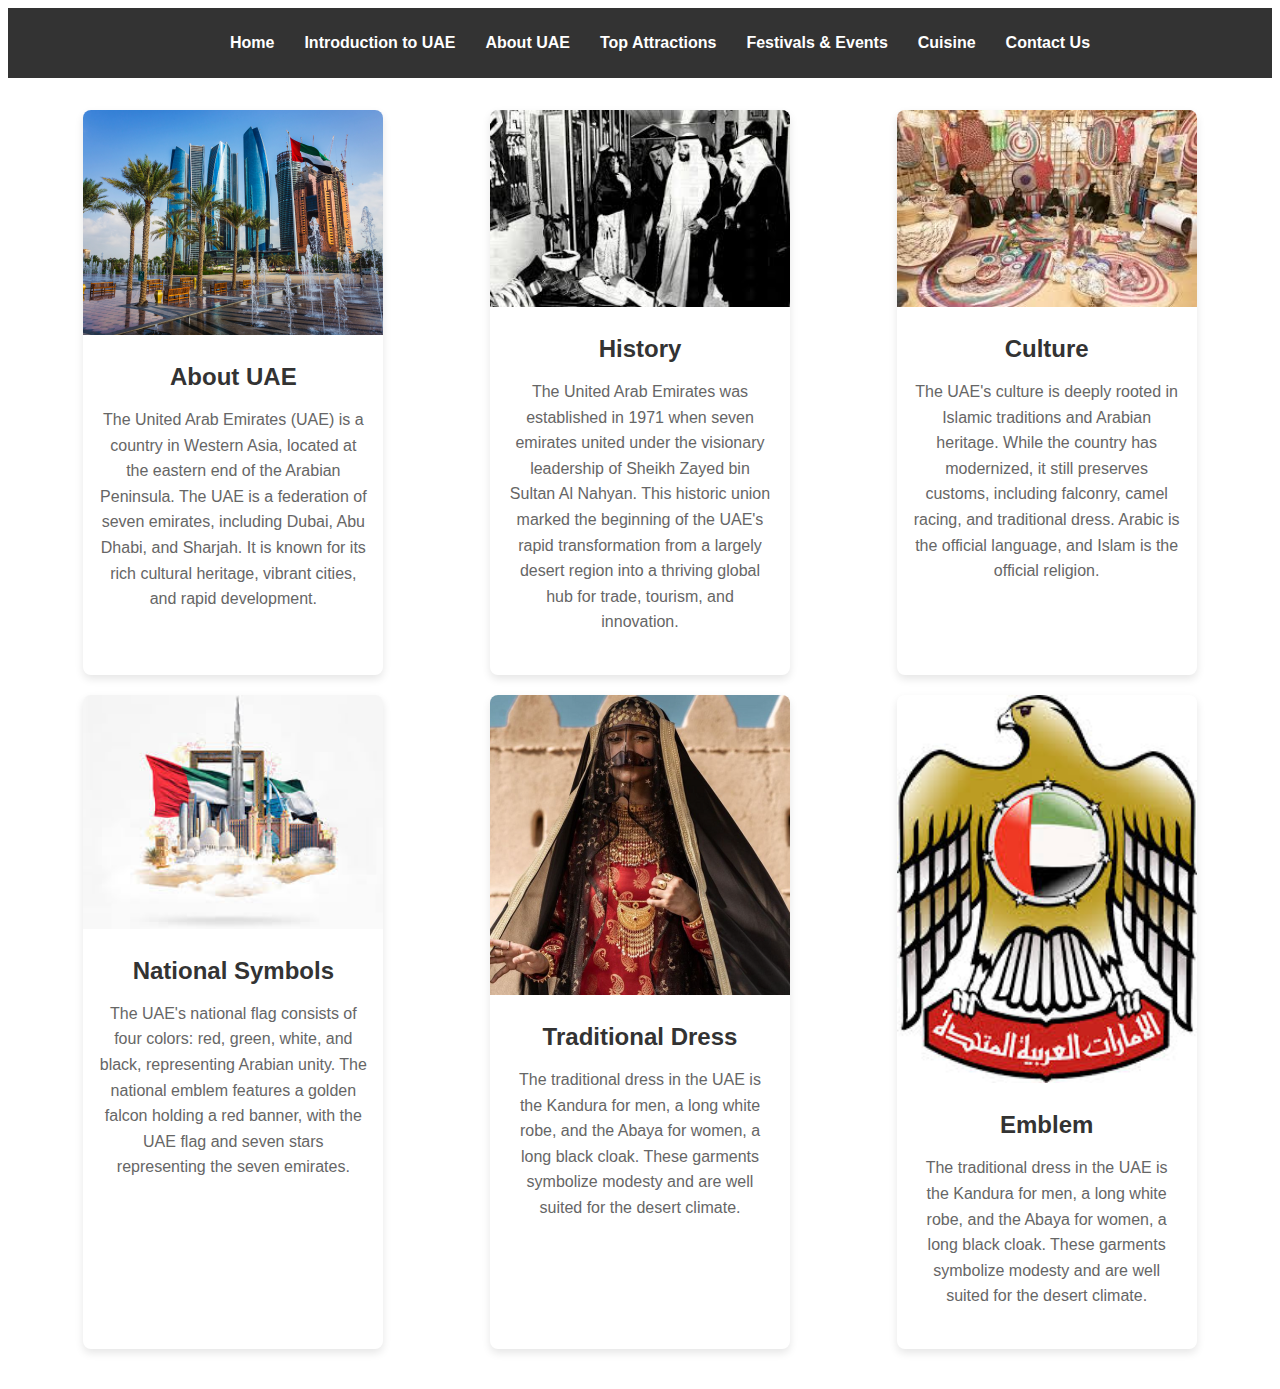
<file: about.html>
<!DOCTYPE html>
<html lang="en">
<head>
    <meta charset="UTF-8">
    <meta name="viewport" content="width=device-width, initial-scale=1.0">
    <title>About UAE</title>
    <link rel="stylesheet" href="about-styles.css">
</head>
<body>
    <nav>
        <ul>
            <li><a href="index.html#home">Home</a></li>
            <li>
                <a href="#introduction">Introduction to UAE</a>
                <div class="dropdown-content">
                    <a href="index.html#about-uae">Introduction to UAE</a>
                    <a href="index.html#landmarks">Our Landmarks</a>
                </div>
            </li>
            <li><a href="about.html" class="active">About UAE</a></li>
            <li><a href="attractions.html">Top Attractions</a></li>
            <li><a href="festivals.html">Festivals & Events</a></li>
            <li><a href="cuisine.html">Cuisine</a></li>
            <li><a href="contact.html">Contact Us</a></li>
        </ul>
    </nav>    
    <section id="about-section">
        <div class="card-container">
            <div class="card" id="about-uae">
                <img src="images/about_uae.jpeg" alt="About UAE Image">
                <h2>About UAE</h2>
                <p>The United Arab Emirates (UAE) is a country in Western Asia, located at the eastern end of the Arabian Peninsula. The UAE is a federation of seven emirates, including Dubai, Abu Dhabi, and Sharjah. It is known for its rich cultural heritage, vibrant cities, and rapid development.</p>
            </div>
            <div class="card" id="history">
                <img src="images/history.jpeg" alt="History of UAE">
                <h2>History</h2>
                <p> 
                    The United Arab Emirates was established in 1971 when seven emirates united under the visionary leadership of Sheikh Zayed bin Sultan Al Nahyan. This historic union marked the beginning of the UAE's rapid transformation from a largely desert region into a thriving global hub for trade, tourism, and innovation.</p>
            </div>
            <div class="card" id="culture">
                <img src="images/culture.jpeg" alt="Culture of UAE">
                <h2>Culture</h2>
                <p>The UAE's culture is deeply rooted in Islamic traditions and Arabian heritage. While the country has modernized, it still preserves customs, including falconry, camel racing, and traditional dress. Arabic is the official language, and Islam is the official religion.</p>
            </div>
            <div class="card" id="national-symbols">
                <img src="images/national.jpeg" alt="National Symbols of UAE">
                <h2>National Symbols</h2>
                <p>The UAE's national flag consists of four colors: red, green, white, and black, representing Arabian unity. The national emblem features a golden falcon holding a red banner, with the UAE flag and seven stars representing the seven emirates.</p>
            </div>
            <div class="card" id="traditional-dress">
                <img src="images/dress.png" alt="Traditional Dress of UAE">
                <h2>Traditional Dress</h2>
                <p>The traditional dress in the UAE is the Kandura for men, a long white robe, and the Abaya for women, a long black cloak. These garments symbolize modesty and are well suited for the desert climate.</p>
            </div>
            <div class="card" id="Emblem">
                <img src="images/emblem.jpeg" alt="Emblem">
                <h2>Emblem</h2>
                <p>The traditional dress in the UAE is the Kandura for men, a long white robe, and the Abaya for women, a long black cloak. These garments symbolize modesty and are well suited for the desert climate.</p>
            </div>
        </div>
    </section>
</body>
</html>
</file>
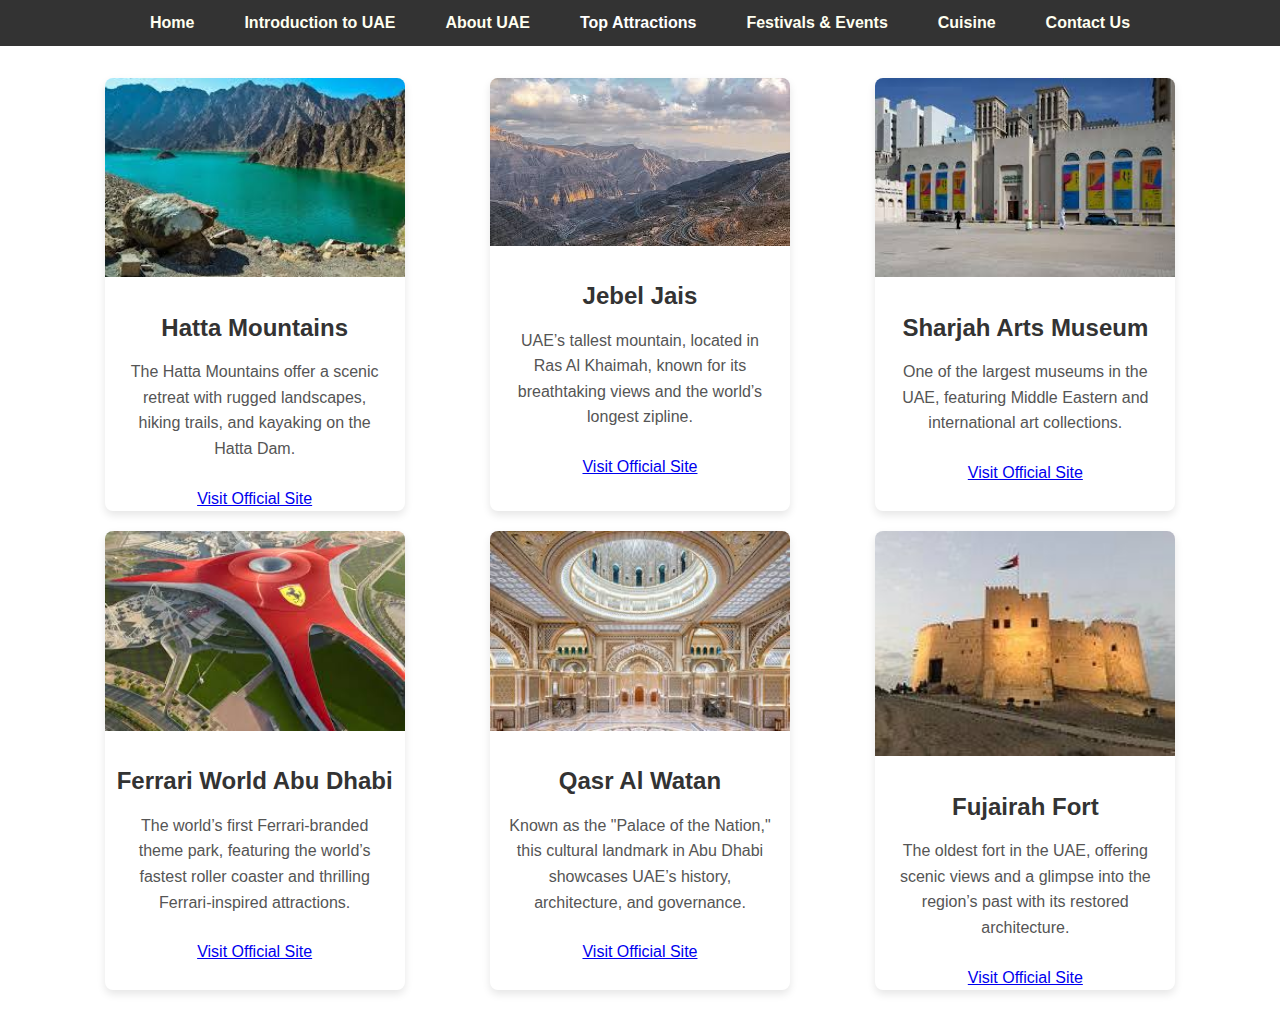
<file: attractions.html>
<!DOCTYPE html>
<html lang="en">
<head>
    <meta charset="UTF-8">
    <meta name="viewport" content="width=device-width, initial-scale=1.0">
    <title>Top Attractions in the UAE</title>
    <link rel="stylesheet" href="attractions-styles.css">
</head>
<body>
    <header>
    </header>

    <nav>
        <ul>
            <li><a href="index.html#home">Home</a></li>
            <li>
                <a href="#introduction">Introduction to UAE</a>
                <div class="dropdown-content">
                    <a href="index.html#about-uae">Introduction to UAE</a>
                    <a href="index.html#landmarks">Our Landmarks</a>
                </div>
            </li>
            <li><a href="about.html">About UAE</a></li>
            <li><a href="attractions.html" class="active">Top Attractions</a></li>
            <li><a href="festivals.html">Festivals & Events</a></li>
            <li><a href="cuisine.html">Cuisine</a></li>
            <li><a href="contact.html">Contact Us</a></li>
        </ul>
    </nav>
    
    
    <section id="attractions-section">
        <div class="card-container">
            <!-- Hatta Mountains -->
            <div class="card">
                <img src="images/download (1).jpeg" alt="Hatta Mountains">
                <h2>Hatta Mountains</h2>
                <p>The Hatta Mountains offer a scenic retreat with rugged landscapes, hiking trails, and kayaking on the Hatta Dam.</p>
                <a href="https://www.visitdubai.com/en/places-to-visit/hatta" target="_blank">Visit Official Site</a>
            </div>
            
            <!-- Jebel Jais -->
            <div class="card">
                <img src="images/download (2).jpeg" alt="Jebel Jais">
                <h2>Jebel Jais</h2>
                <p>UAE’s tallest mountain, located in Ras Al Khaimah, known for its breathtaking views and the world’s longest zipline.</p>
                <a href="https://visitjebeljais.com/" target="_blank">Visit Official Site</a>
            </div>
            
            <!-- Sharjah Arts Museum -->
            <div class="card">
                <img src="images/download (3).jpeg" alt="Sharjah Arts Museum">
                <h2>Sharjah Arts Museum</h2>
                <p>One of the largest museums in the UAE, featuring Middle Eastern and international art collections.</p>
                <a href="https://www.sharjahmuseums.ae/en-US/Museums/Sharjah-Art-Museum" target="_blank">Visit Official Site</a>
            </div>
    
            <!-- Ferrari World Abu Dhabi -->
            <div class="card">
                <img src="images/download (4).jpeg" alt="Ferrari World Abu Dhabi">
                <h2>Ferrari World Abu Dhabi</h2>
                <p>The world’s first Ferrari-branded theme park, featuring the world’s fastest roller coaster and thrilling Ferrari-inspired attractions.</p>
                <a href="https://www.ferrariworldabudhabi.com/" target="_blank">Visit Official Site</a>
            </div>
    
            <!-- Qasr Al Watan -->
            <div class="card">
                <img src="images/download.jpeg" alt="Qasr Al Watan">
                <h2>Qasr Al Watan</h2>
                <p>Known as the "Palace of the Nation," this cultural landmark in Abu Dhabi showcases UAE’s history, architecture, and governance.</p>
                <a href="https://www.qasralwatan.ae/" target="_blank">Visit Official Site</a>
            </div>
    
            <!-- Fujairah Fort -->
            <div class="card">
                <img src="images/download (6).jpeg" alt="Fujairah Fort">
                <h2>Fujairah Fort</h2>
                <p>The oldest fort in the UAE, offering scenic views and a glimpse into the region’s past with its restored architecture.</p>
                <a href="https://visitfujairah.ae/" target="_blank">Visit Official Site</a>
            </div>
        </div>
    </section>
    
    
</body>
</html>
</file>
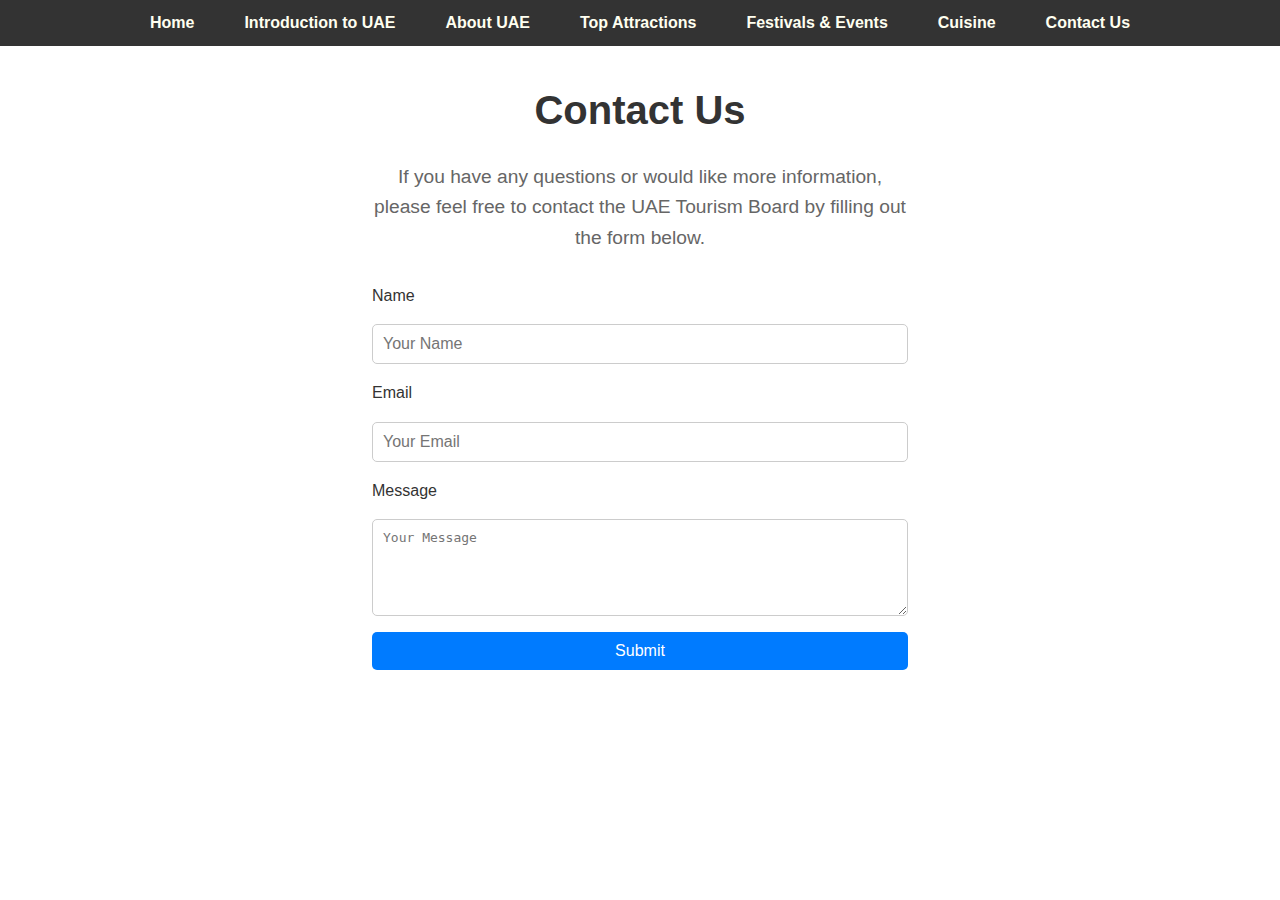
<file: contact.html>
<!DOCTYPE html>
<html lang="en">
<head>
    <meta charset="UTF-8">
    <meta name="viewport" content="width=device-width, initial-scale=1.0">
    <title>Contact Us</title>
    <link rel="stylesheet" href="styles.css"> <!-- Link to shared stylesheet for consistency -->
</head>
<body>
    <!-- Navigation -->
    <nav>
        <ul>
            <li><a href="index.html#home">Home</a></li>
            <li>
                <a href="#introduction">Introduction to UAE</a>
                <div class="dropdown-content">
                    <a href="index.html#about-uae">Introduction to UAE</a>
                    <a href="index.html#landmarks">Our Landmarks</a>
                </div>
            </li>
            <li><a href="about.html">About UAE</a></li>
            <li><a href="attractions.html">Top Attractions</a></li>
            <li><a href="festivals.html">Festivals & Events</a></li>
            <li><a href="cuisine.html">Cuisine</a></li>
            <li><a href="contact.html" class="active">Contact Us</a></li> <!-- Active link for Contact page -->
        </ul>
    </nav>
    
    <!-- Background Overlay for Readability -->
    <div class="background-overlay">
        <!-- Contact Us Section -->
        <section id="contact-section">
            <h1>Contact Us</h1>
            <p>If you have any questions or would like more information, please feel free to contact the UAE Tourism Board by filling out the form below.</p>
            
            <form action="#" method="POST" class="contact-form">
                <!-- Name Field -->
                <label for="name">Name</label>
                <input type="text" id="name" name="name" required placeholder="Your Name">
                
                <!-- Email Field -->
                <label for="email">Email</label>
                <input type="email" id="email" name="email" required placeholder="Your Email">
                
                <!-- Message Field -->
                <label for="message">Message</label>
                <textarea id="message" name="message" rows="5" required placeholder="Your Message"></textarea>
                
                <!-- Submit Button -->
                <button type="submit">Submit</button>
            </form>
        </section>
    </div>
</body>
</html>
</file>
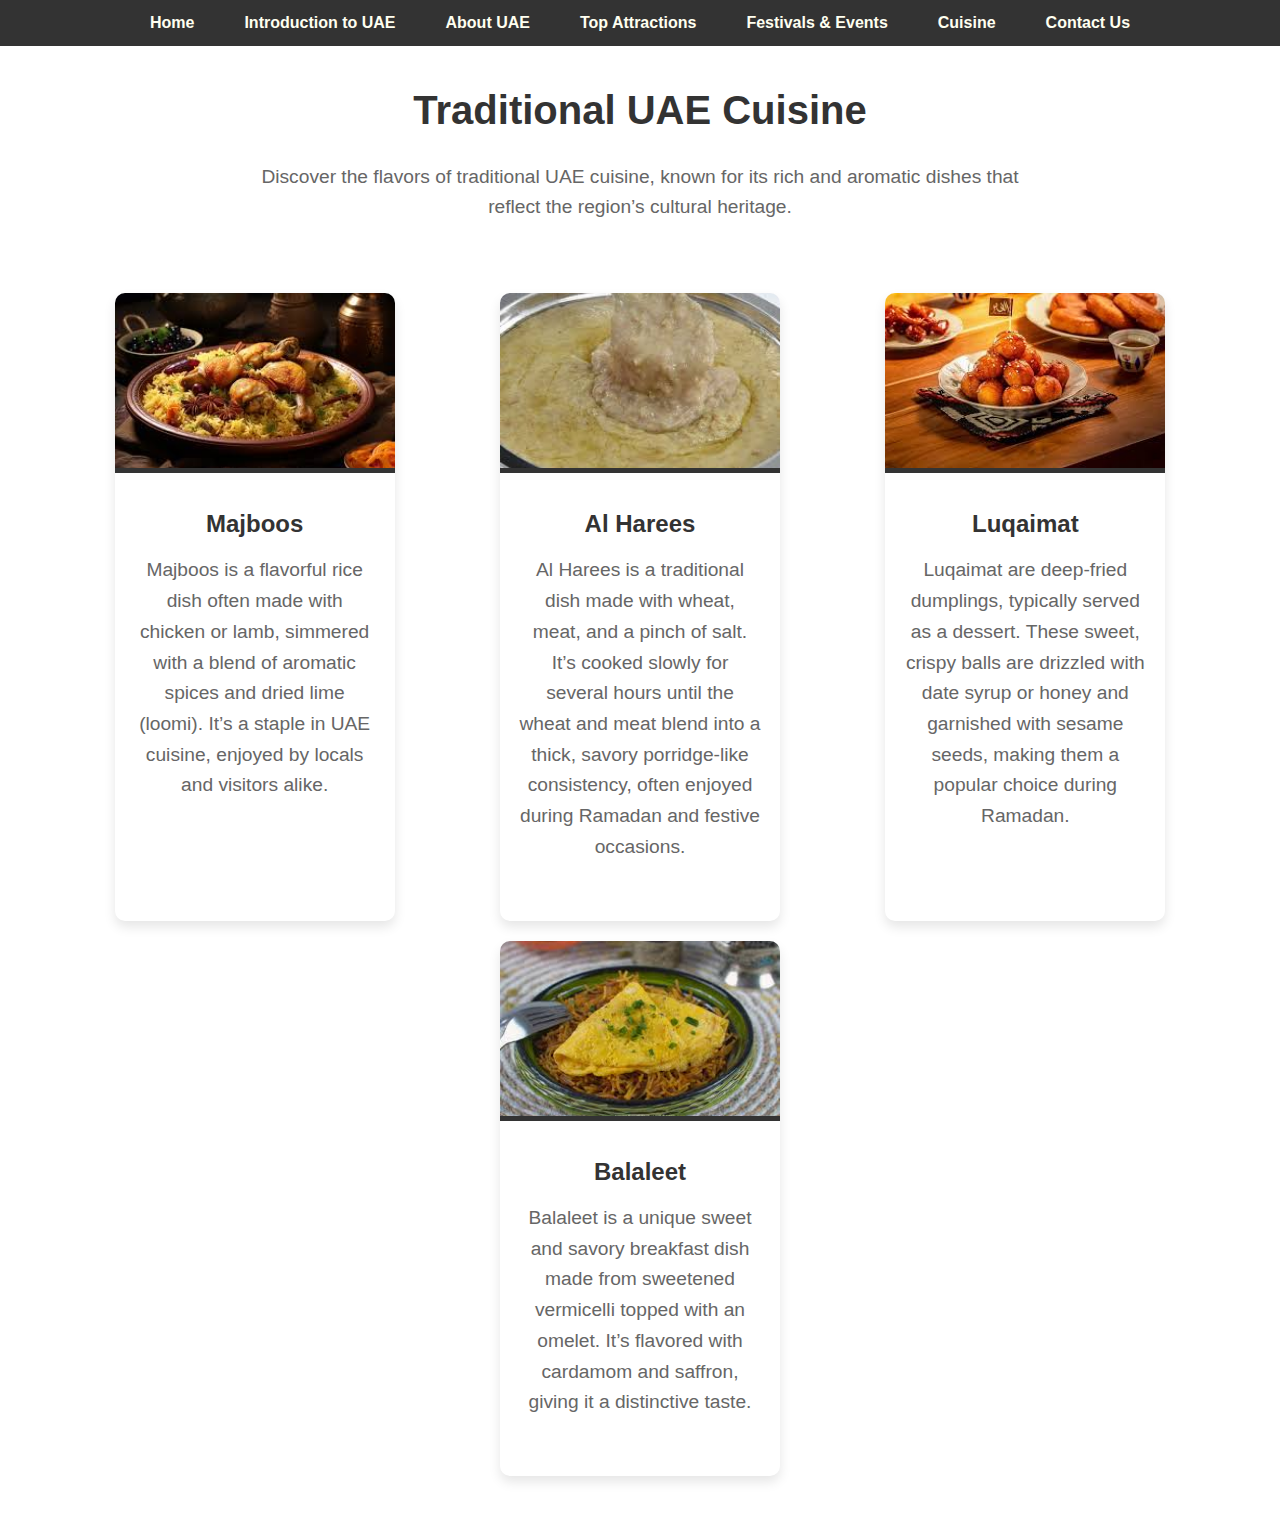
<file: cuisine.html>
<!DOCTYPE html>
<html lang="en">
<head>
    <meta charset="UTF-8">
    <meta name="viewport" content="width=device-width, initial-scale=1.0">
    <title>Traditional UAE Cuisine</title>
    <link rel="stylesheet" href="styles.css"> <!-- Link to shared stylesheet for styling consistency -->
</head>
<body>
    <!-- Navigation -->
    <nav>
        <ul>
            <li><a href="index.html#home">Home</a></li>
            <li>
                <a href="#introduction">Introduction to UAE</a>
                <div class="dropdown-content">
                    <a href="index.html#about-uae">Introduction to UAE</a>
                    <a href="index.html#landmarks">Our Landmarks</a>
                </div>
            </li>
            <li><a href="about.html">About UAE</a></li>
            <li><a href="attractions.html">Top Attractions</a></li>
            <li><a href="festivals.html">Festivals & Events</a></li>
            <li><a href="cuisine.html" class="active">Cuisine</a></li>
            <li><a href="contact.html">Contact Us</a></li>
        </ul>
    </nav>
    
    <!-- Main Content for UAE Cuisine -->
    <section id="cuisine-section">
        <h1>Traditional UAE Cuisine</h1>
        <p>Discover the flavors of traditional UAE cuisine, known for its rich and aromatic dishes that reflect the region’s cultural heritage.</p>
        
        <div class="card-container">
            <!-- Majboos Card -->
            <div class="card">
                <img src="images/macboos.jpeg" alt="Majboos">
                <h2>Majboos</h2>
                <p>Majboos is a flavorful rice dish often made with chicken or lamb, simmered with a blend of aromatic spices and dried lime (loomi). It’s a staple in UAE cuisine, enjoyed by locals and visitors alike.</p>
            </div>
            
            <!-- Al Harees Card -->
            <div class="card">
                <img src="images/harees.jpeg" alt="Al Harees">
                <h2>Al Harees</h2>
                <p>Al Harees is a traditional dish made with wheat, meat, and a pinch of salt. It’s cooked slowly for several hours until the wheat and meat blend into a thick, savory porridge-like consistency, often enjoyed during Ramadan and festive occasions.</p>
            </div>
            
            <!-- Luqaimat Card -->
            <div class="card">
                <img src="images/l.jpeg" alt="Luqaimat">
                <h2>Luqaimat</h2>
                <p>Luqaimat are deep-fried dumplings, typically served as a dessert. These sweet, crispy balls are drizzled with date syrup or honey and garnished with sesame seeds, making them a popular choice during Ramadan.</p>
            </div>
            
            <!-- Balaleet Card -->
            <div class="card">
                <img src="images/b.jpeg" alt="Balaleet">
                <h2>Balaleet</h2>
                <p>Balaleet is a unique sweet and savory breakfast dish made from sweetened vermicelli topped with an omelet. It’s flavored with cardamom and saffron, giving it a distinctive taste.</p>
            </div>
        </div>
    </section>
</body>
</html>
</file>
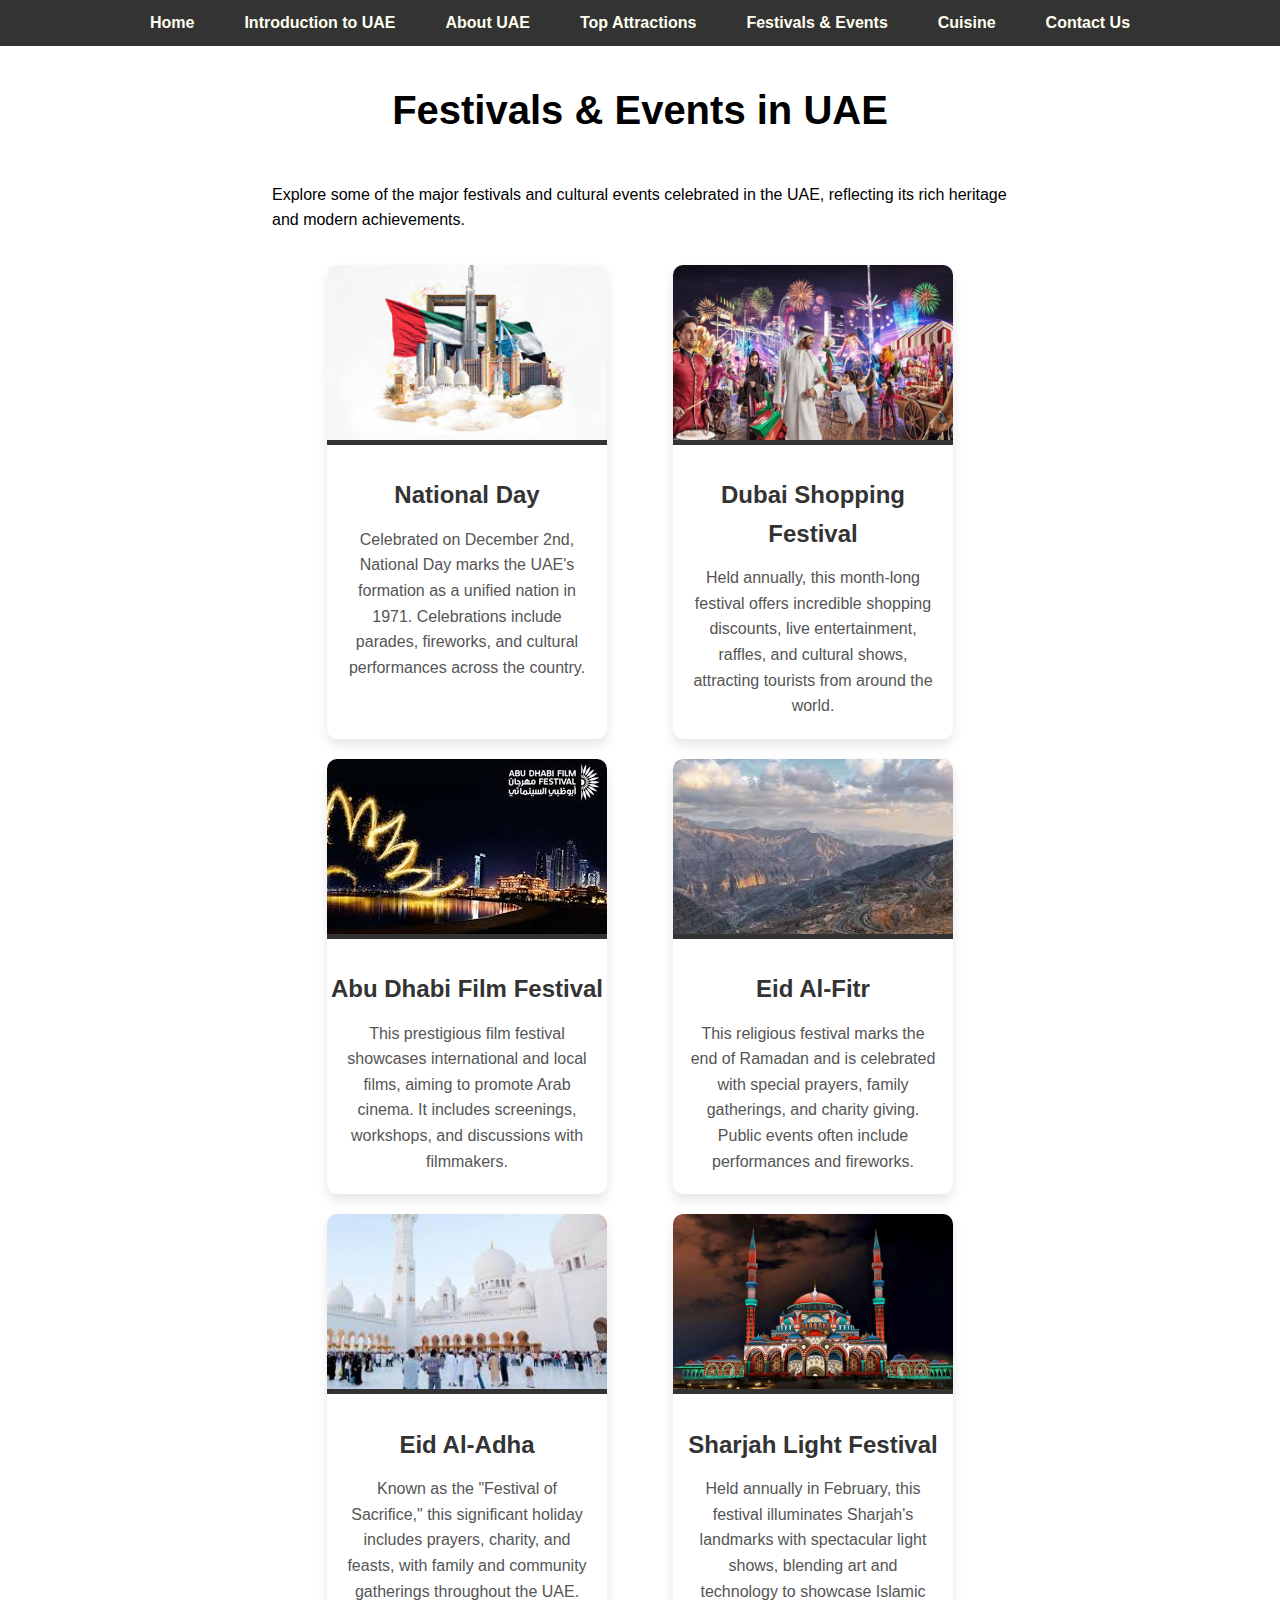
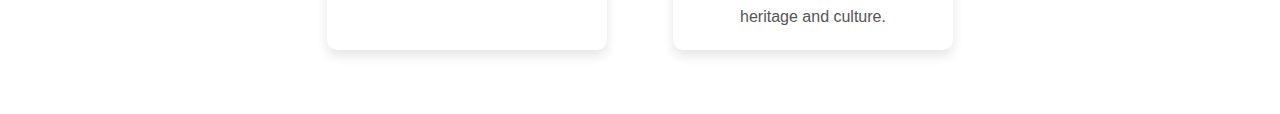
<file: festivals.html>
<!DOCTYPE html>
<html lang="en">
<head>
    <meta charset="UTF-8">
    <meta name="viewport" content="width=device-width, initial-scale=1.0">
    <title>Festivals & Events in UAE</title>
    <link rel="stylesheet" href="styles.css"> <!-- Link to shared styling -->
</head>
<body>
    <!-- Navigation -->
    <nav>
        <ul>
            <li><a href="index.html#home">Home</a></li>
            <li>
                <a href="#introduction">Introduction to UAE</a>
                <div class="dropdown-content">
                    <a href="index.html#about-uae">Introduction to UAE</a>
                    <a href="index.html#landmarks">Our Landmarks</a>
                </div>
            </li>
            <li><a href="about.html">About UAE</a></li>
            <li><a href="attractions.html">Top Attractions</a></li>
            <li><a href="festivals.html" class="active">Festivals & Events</a></li>
            <li><a href="cuisine.html">Cuisine</a></li>
            <li><a href="contact.html">Contact Us</a></li>
        </ul>
    </nav>
    
    
    <!-- Main Content for Festivals & Events -->
    <section id="festivals-section">
        <h1>Festivals & Events in UAE</h1>
        <p>Explore some of the major festivals and cultural events celebrated in the UAE, reflecting its rich heritage and modern achievements.</p>
        
        <div class="card-container">
            <!-- National Day Card -->
            <div class="card">
                <img src="images/national.jpeg" alt="National Day Celebration">
                <h2>National Day</h2>
                <p>Celebrated on December 2nd, National Day marks the UAE's formation as a unified nation in 1971. Celebrations include parades, fireworks, and cultural performances across the country.</p>
            </div>
            
            <!-- Dubai Shopping Festival Card -->
            <div class="card">
                <img src="images/visit-Dubai-Shopping-Festival-2015.jpg" alt="Dubai Shopping Festival">
                <h2>Dubai Shopping Festival</h2>
                <p>Held annually, this month-long festival offers incredible shopping discounts, live entertainment, raffles, and cultural shows, attracting tourists from around the world.</p>
            </div>
            
            <!-- Abu Dhabi Film Festival Card -->
            <div class="card">
                <img src="images/ad.jpeg" alt="Abu Dhabi Film Festival">
                <h2>Abu Dhabi Film Festival</h2>
                <p>This prestigious film festival showcases international and local films, aiming to promote Arab cinema. It includes screenings, workshops, and discussions with filmmakers.</p>
            </div>
            
            <!-- Eid Al-Fitr Card -->
            <div class="card">
                <img src="images/download (2).jpeg" alt="Eid Al-Fitr Celebration">
                <h2>Eid Al-Fitr</h2>
                <p>This religious festival marks the end of Ramadan and is celebrated with special prayers, family gatherings, and charity giving. Public events often include performances and fireworks.</p>
            </div>
            
            <!-- Eid Al-Adha Card -->
            <div class="card">
                <img src="images/adha.jpeg" alt="Eid Al-Adha Celebration">
                <h2>Eid Al-Adha</h2>
                <p>Known as the "Festival of Sacrifice," this significant holiday includes prayers, charity, and feasts, with family and community gatherings throughout the UAE.</p>
            </div>
            
            <!-- Sharjah Light Festival Card -->
            <div class="card">
                <img src="images/MxFAA2FM-sharjah-mosque_01.jpg" alt="Sharjah Light Festival">
                <h2>Sharjah Light Festival</h2>
                <p>Held annually in February, this festival illuminates Sharjah's landmarks with spectacular light shows, blending art and technology to showcase Islamic heritage and culture.</p>
            </div>
        </div>
    </section>
</body>
</html>
</file>
<file: about-styles.css>
nav {
    background-color: #333;
    padding: 10px;
}

nav ul {
    list-style: none;
    display: flex;
    justify-content: center;
}

nav ul li {
    position: relative;
    margin: 0 15px;
}

nav ul li a {
    color: #fff;
    text-decoration: none;
    font-family: 'Poppins', sans-serif;
    font-weight: 600;
}

nav ul li a:hover {
    color: #ddd;
}

.dropdown-content {
    display: none;
    position: absolute;
    background-color: #444;
    min-width: 160px;
    box-shadow: 0px 8px 16px rgba(0, 0, 0, 0.2);
    z-index: 1;
    top: 100%; 
}

.dropdown-content a {
    color: #fff;
    padding: 12px 16px;
    text-decoration: none;
    display: block;
    font-family: 'Open Sans', sans-serif;
}

.dropdown-content a:hover {
    background-color: #555;
}


nav ul li:hover .dropdown-content {
    display: block;
}

.card-container {
    display: flex;
    flex-wrap: wrap;
    justify-content: space-around;
    gap: 20px;
    padding: 2em;
}

.card {
    background-color: #fff; 
    border-radius: 8px; 
    box-shadow: 0 4px 8px rgba(0, 0, 0, 0.1); 
    overflow: hidden; 
    max-width: 300px; 
    text-align: center;
    transition: transform 0.2s; 
}
.card img 
{
    width: 100%;
    height: auto;
}

.card h2 
{
    font-size: 1.5em;
    margin: 1em 0 0.5em;
    color: #333;
    font-family: 'Poppins', sans-serif;
}

.card p 
{
    padding: 0 1em 1.5em;
    font-size: 1em;
    color: #666;
    font-family: 'Open Sans', sans-serif;
    line-height: 1.6;
}


nav ul li a.active {
    color: #ffffff;
    font-weight: bold;
}
</file>
<file: styles.css>
* {
    margin: 0;
    padding: 0;
    box-sizing: border-box;
}

body {
    font-family: 'Open Sans', sans-serif;
    line-height: 1.6;
}

nav 
{
    background-color: #333;
    padding: 10px;
    position: sticky;
    top: 0;
    z-index: 1000;
    width: 100%;
}

nav ul {
    list-style: none;
    display: flex;
    justify-content: center;
    margin: 0;
    padding: 0;
}

nav ul li {
    margin: 0 15px;
    position: relative;
}

nav ul li a {
    color: #FFFFF0;
    text-decoration: none;
    font-weight: bold;
    padding: 10px;
}

nav ul li a:hover {
    color: #ffffff;
}

.dropdown-content {
    display: none;
    position: absolute;
    background-color: #333;
    min-width: 160px;
    box-shadow: 0px 8px 16px rgba(0, 0, 0, 0.2);
    z-index: 1;
    top: 100%;
}

.dropdown-content a {
    color: #FFFFF0;
    padding: 12px 16px;
    text-decoration: none;
    display: block;
}

.dropdown-content a:hover {
    background-color: #575757;
}

nav ul li:hover .dropdown-content {
    display: block;
}

.hero {
    position: relative;
    height: 100vh;
    display: flex;
    align-items: center;
    justify-content: center;
    text-align: center;
    color: #FFFFF0;
    overflow: hidden;
}

.hero video {
    position: absolute;
    top: 50%;
    left: 50%;
    min-width: 100%;
    min-height: 100%;
    transform: translate(-50%, -50%);
    z-index: -1;
    object-fit: cover;
}

.hero-text {
    position: relative;
    z-index: 2;
    color: #ffffff;
    text-shadow: 5px 5px 20px rgba(0, 0, 0, 1);
    max-width: 1000px;
    padding: 20px;
}

.hero-text h1 {
    font-family: 'Poppins', sans-serif;
    font-size: 3.5em;
    font-weight: 700;
    margin-bottom: 20px;
    letter-spacing: 1px;
}

.hero-text p {
    font-size: 1.4em;
    max-width: 700px;
    margin: 0 auto;
}

/* About UAE Section */
#about-uae {
    background-image: url('images/UAE flag colours main.png');
    background-size: cover;
    background-position: center;
    padding: 80px 20px;
    color: #ffffff;
}

#about-uae .content {
    max-width: 1200px;
    margin: 0 auto;
    text-align: center;
}

#about-uae h2 {
    font-family: 'Poppins', sans-serif;
    font-size: 3em;
    margin-bottom: 20px;
    text-shadow: 3px 3px 10px rgba(0, 0, 0, 0.7);
}

#about-uae p {
    font-size: 1.5em;
    line-height: 1.8;
    margin: 0 auto;
    max-width: 900px;
    text-align: justify;
}

#landmarks {
    background-color: #f4f4f4;
    padding: 80px 20px;
}

.landmarks {
    display: grid;
    grid-template-columns: repeat(auto-fit, minmax(300px, 1fr));
    gap: 40px;
    max-width: 1200px;
    margin: 0 auto;
}

.landmark {
    background-color: white;
    border-radius: 10px;
    overflow: hidden;
    box-shadow: 0 4px 8px rgba(0, 0, 0, 0.1);
    text-align: center;
    padding: 20px;
}

.landmark img {
    width: 100%;
    height: 250px;
    object-fit: cover;
    border-bottom: 4px solid #333;
    margin-bottom: 15px;
}

.landmark p {
    font-size: 1.2em;
    line-height: 1.6;
    color: #333;
    text-align: justify;
}

@media (max-width: 768px) {
    .hero-text h1 {
        font-size: 2.5em;
    }

    .hero-text p {
        font-size: 1.2em;
    }

    #about-uae h2 {
        font-size: 2.5em;
    }

    #about-uae p {
        font-size: 1.2em;
    }
}
/* Basic styling for the festivals section */
#festivals-section {
    padding: 2em;
    max-width: 800px;
    margin: 0 auto;
    text-align: left;
}

#festivals-section h1 {
    text-align: center;
    font-family: 'Poppins', sans-serif;
    font-size: 2.5em;
    margin-bottom: 1em;
}

.festival-list {
    list-style-type: none;
    padding: 0;
}

.festival-list li {
    background-color: #f4f4f4;
    border-radius: 8px;
    box-shadow: 0 4px 8px rgba(0, 0, 0, 0.1);
    padding: 1.5em;
    margin-bottom: 1em;
}

.festival-list li strong {
    font-size: 1.2em;
    color: #333;
    font-family: 'Poppins', sans-serif;
}

.festival-list li p {
    font-size: 1em;
    color: #666;
    line-height: 1.6;
    font-family: 'Open Sans', sans-serif;
    margin-top: 0.5em;
}

/* Card Container Styling */
.card-container {
    display: flex;
    flex-wrap: wrap;
    justify-content: space-around;
    gap: 20px;
    padding: 2em;
    max-width: 1200px;
    margin: 0 auto;
}

/* Individual Card Styling */
.card {
    background-color: #fff;
    border-radius: 8px;
    box-shadow: 0 4px 8px rgba(0, 0, 0, 0.1);
    overflow: hidden;
    max-width: 300px;
    text-align: center;
    transition: transform 0.2s;
}

.card img {
    width: 100%;
    height: auto;
    object-fit: cover;
}

.card h2 {
    font-size: 1.5em;
    margin: 1em 0 0.5em;
    color: #333;
    font-family: 'Poppins', sans-serif;
}

.card p {
    padding: 0 1em 1.5em;
    font-size: 1em;
    line-height: 1.6;
    color: #555;
    font-family: 'Open Sans', sans-serif;
}



/* Main Section Styling */
#cuisine-section {
    padding: 2em;
    text-align: center;
}

#cuisine-section h1 {
    font-size: 2.5em;
    margin-bottom: 0.5em;
    font-family: 'Poppins', sans-serif;
    color: #333;
}

#cuisine-section p {
    font-size: 1.2em;
    color: #666;
    max-width: 800px;
    margin: 0 auto 2em;
    line-height: 1.6;
}

/* Card Container */
.card-container {
    display: flex;
    flex-wrap: wrap;
    justify-content: space-around;
    gap: 20px;
    max-width: 1200px;
    margin: 0 auto;
}

/* Individual Card */
.card {
    background-color: #fff;
    border-radius: 10px;
    box-shadow: 0 6px 12px rgba(0, 0, 0, 0.1);
    overflow: hidden;
    max-width: 280px;
    text-align: center;
    transition: transform 0.2s;
    padding-bottom: 20px;
}

.card img {
    width: 100%;
    height: 180px;
    object-fit: cover;
    border-bottom: 5px solid #333;
}

.card h2 {
    font-size: 1.5em;
    color: #333;
    font-family: 'Poppins', sans-serif;
    margin: 1em 0 0.5em;
}

.card p {
    font-size: 1em;
    color: #555;
    line-height: 1.6;
    padding: 0 1em;
    font-family: 'Open Sans', sans-serif;
}



/* Media Query for Responsive Design */
@media (max-width: 768px) {
    .card-container {
        flex-direction: column;
        align-items: center;
    }
}

/* Contact Section Styling */
#contact-section {
    padding: 2em;
    max-width: 600px;
    margin: 0 auto;
    text-align: center;
}

#contact-section h1 {
    font-size: 2.5em;
    margin-bottom: 0.5em;
    font-family: 'Poppins', sans-serif;
    color: #333;
}

#contact-section p {
    font-size: 1.2em;
    color: #666;
    margin-bottom: 1.5em;
    line-height: 1.6;
}

/* Contact Form Styling */
.contact-form {
    display: flex;
    flex-direction: column;
    gap: 1em;
    text-align: left;
}

.contact-form label {
    font-size: 1em;
    color: #333;
}

.contact-form input[type="text"],
.contact-form input[type="email"],
.contact-form textarea {
    width: 100%;
    padding: 10px;
    font-size: 1em;
    border-radius: 5px;
    border: 1px solid #ccc;
    outline: none;
    transition: border-color 0.3s ease;
}

.contact-form input[type="text"]:focus,
.contact-form input[type="email"]:focus,
.contact-form textarea:focus {
    border-color: #007bff; /* Highlight color on focus */
}

.contact-form button {
    padding: 10px;
    font-size: 1em;
    color: #fff;
    background-color: #007bff;
    border: none;
    border-radius: 5px;
    cursor: pointer;
    transition: background-color 0.3s ease;
}

.contact-form button:hover {
    background-color: #0056b3; /* Darker shade on hover */
}
</file>
<file: attractions-styles.css>
/* Basic reset and body styling */
* {
    margin: 0;
    padding: 0;
    box-sizing: border-box;
}

body {
    font-family: 'Open Sans', sans-serif;
    line-height: 1.6;
}

/* Navigation Bar Styling */
nav {
    background-color: #333;
    padding: 10px;
    position: sticky;
    top: 0;
    z-index: 1000;
    width: 100%;
}

nav ul {
    list-style: none;
    display: flex;
    justify-content: center;
    margin: 0;
    padding: 0;
}

nav ul li {
    margin: 0 15px;
    position: relative;
}

nav ul li a {
    color: #FFFFF0;
    text-decoration: none;
    font-weight: bold;
    padding: 10px;
    transition: color 0.3s;
}

nav ul li a:hover {
    color: #ffffff;
}

/* Active link styling */
nav ul li a.active {
    color: #ffffff; /* Gold color for active link */
}

/* Dropdown menu styling */
.dropdown-content {
    display: none;
    position: absolute;
    background-color: #333;
    min-width: 160px;
    box-shadow: 0px 8px 16px rgba(0, 0, 0, 0.2);
    z-index: 1;
    top: 100%;
}

.dropdown-content a {
    color: #FFFFF0;
    padding: 12px 16px;
    text-decoration: none;
    display: block;
}

.dropdown-content a:hover {
    background-color: #575757;
}

nav ul li:hover .dropdown-content {
    display: block;
}

/* Card Container Styling */
.card-container {
    display: flex;
    flex-wrap: wrap;
    justify-content: space-around;
    gap: 20px;
    padding: 2em;
    max-width: 1200px;
    margin: 0 auto;
}

/* Individual Card Styling */
.card {
    background-color: #fff;
    border-radius: 8px;
    box-shadow: 0 4px 8px rgba(0, 0, 0, 0.1);
    overflow: hidden;
    max-width: 300px;
    text-align: center;
    transition: transform 0.2s;
}


.card img {
    width: 100%;
    height: auto;
    object-fit: cover;
}

.card h2 {
    font-size: 1.5em;
    margin: 1em 0 0.5em;
    color: #333;
    font-family: 'Poppins', sans-serif;
}

.card p {
    padding: 0 1em 1.5em;
    font-size: 1em;
    line-height: 1.6;
    color: #555;
    font-family: 'Open Sans', sans-serif;
}
</file>
